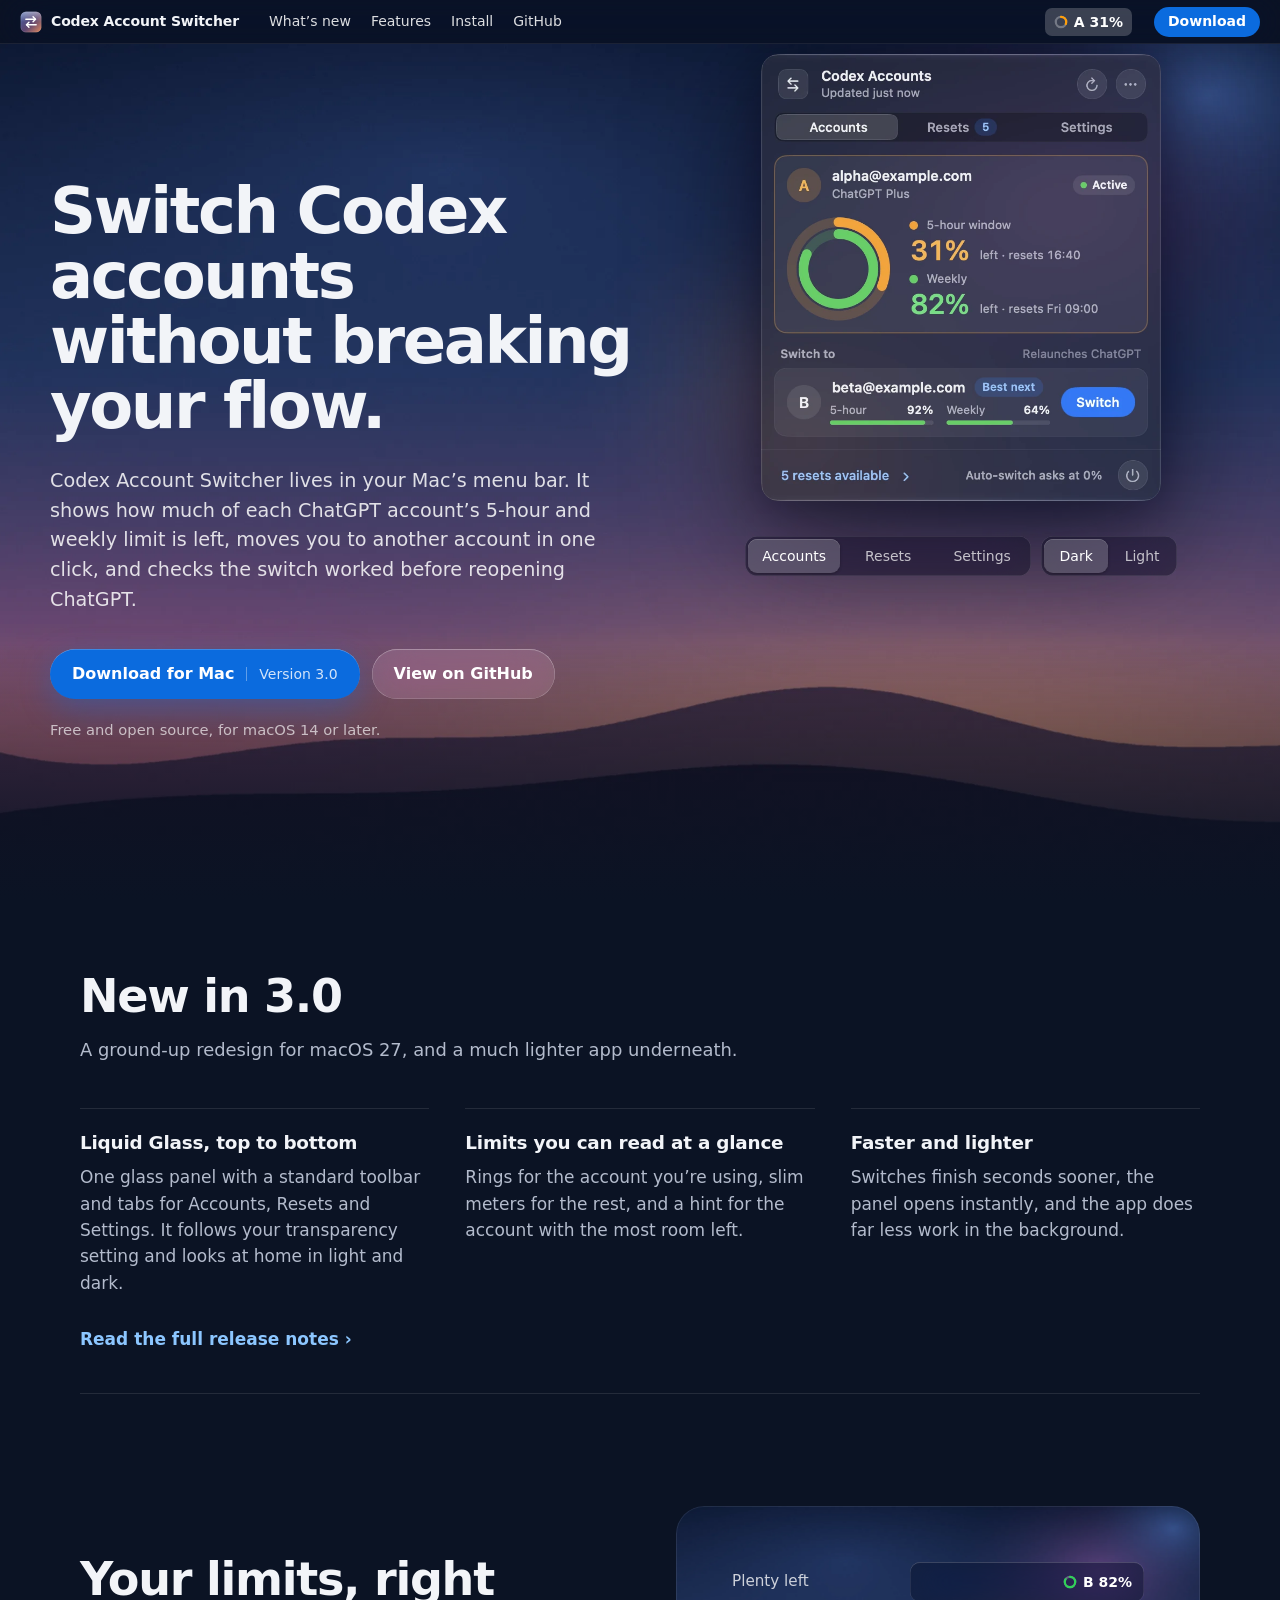
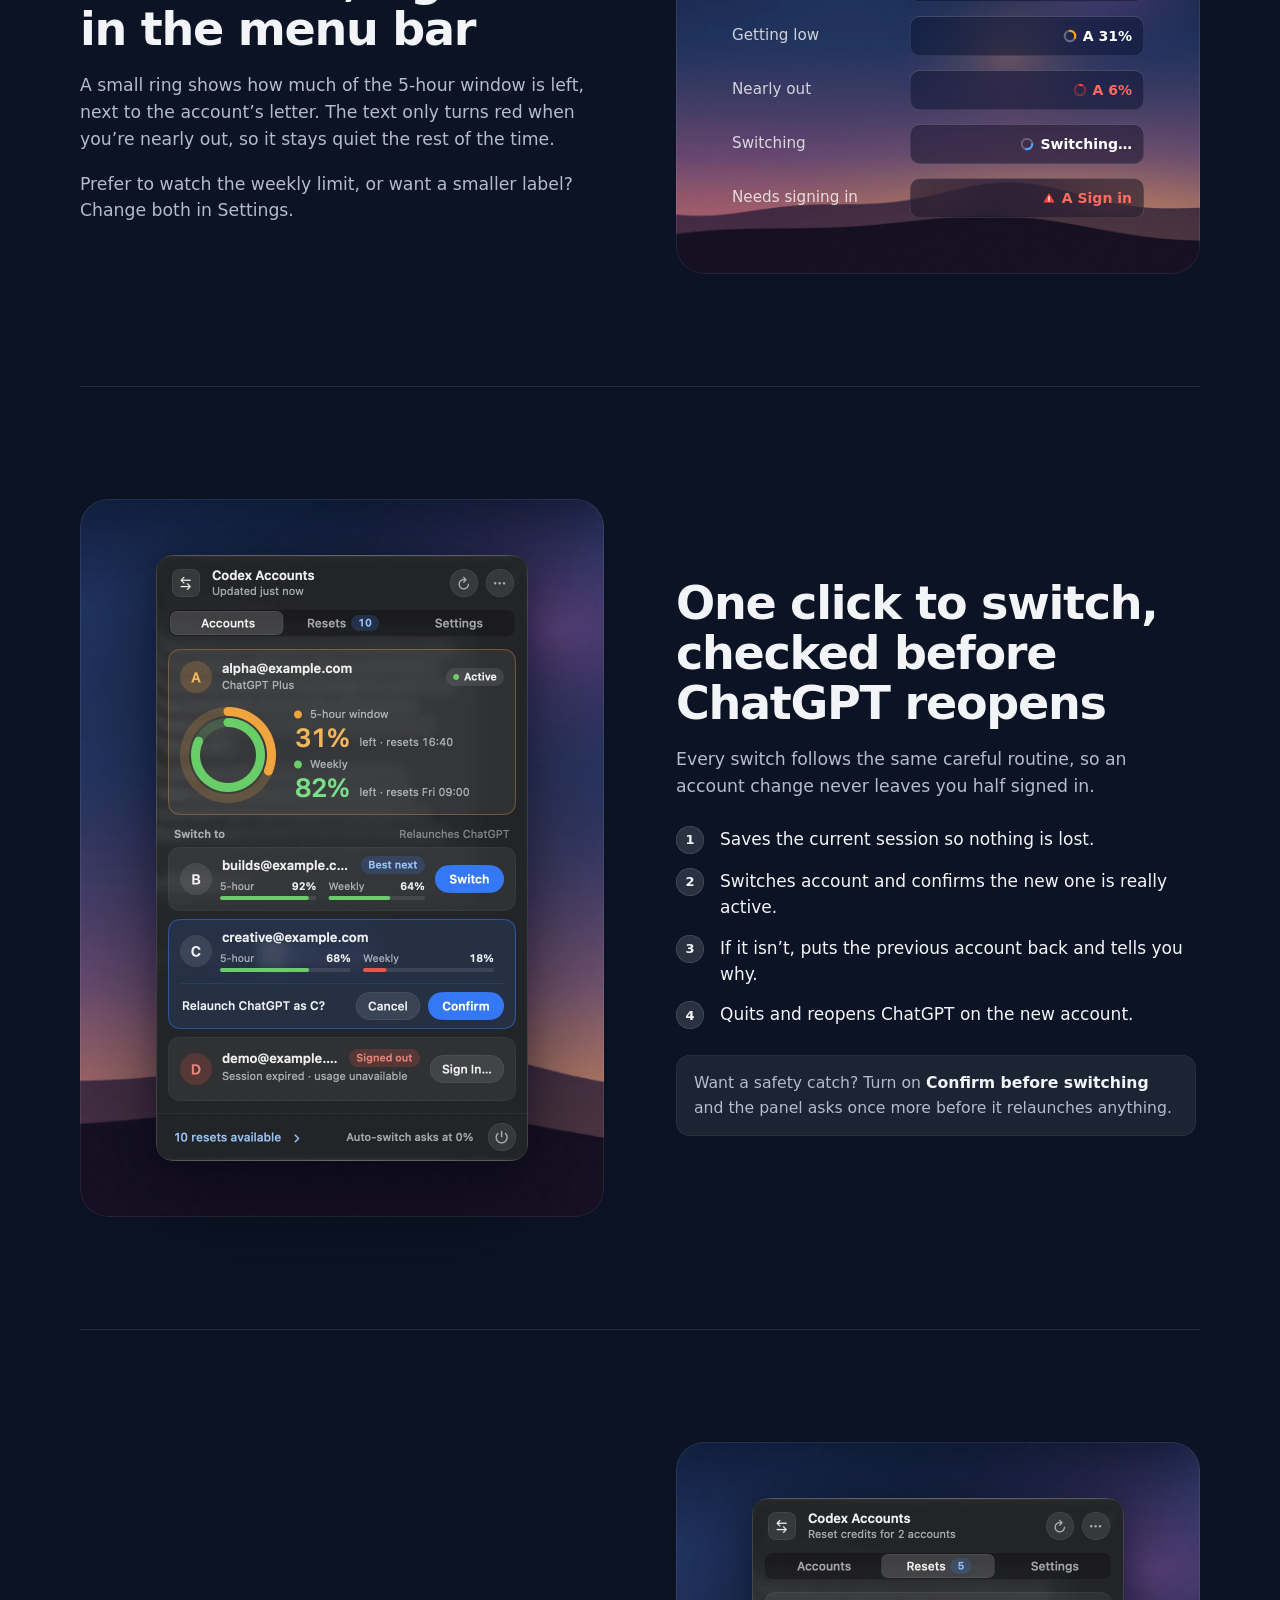
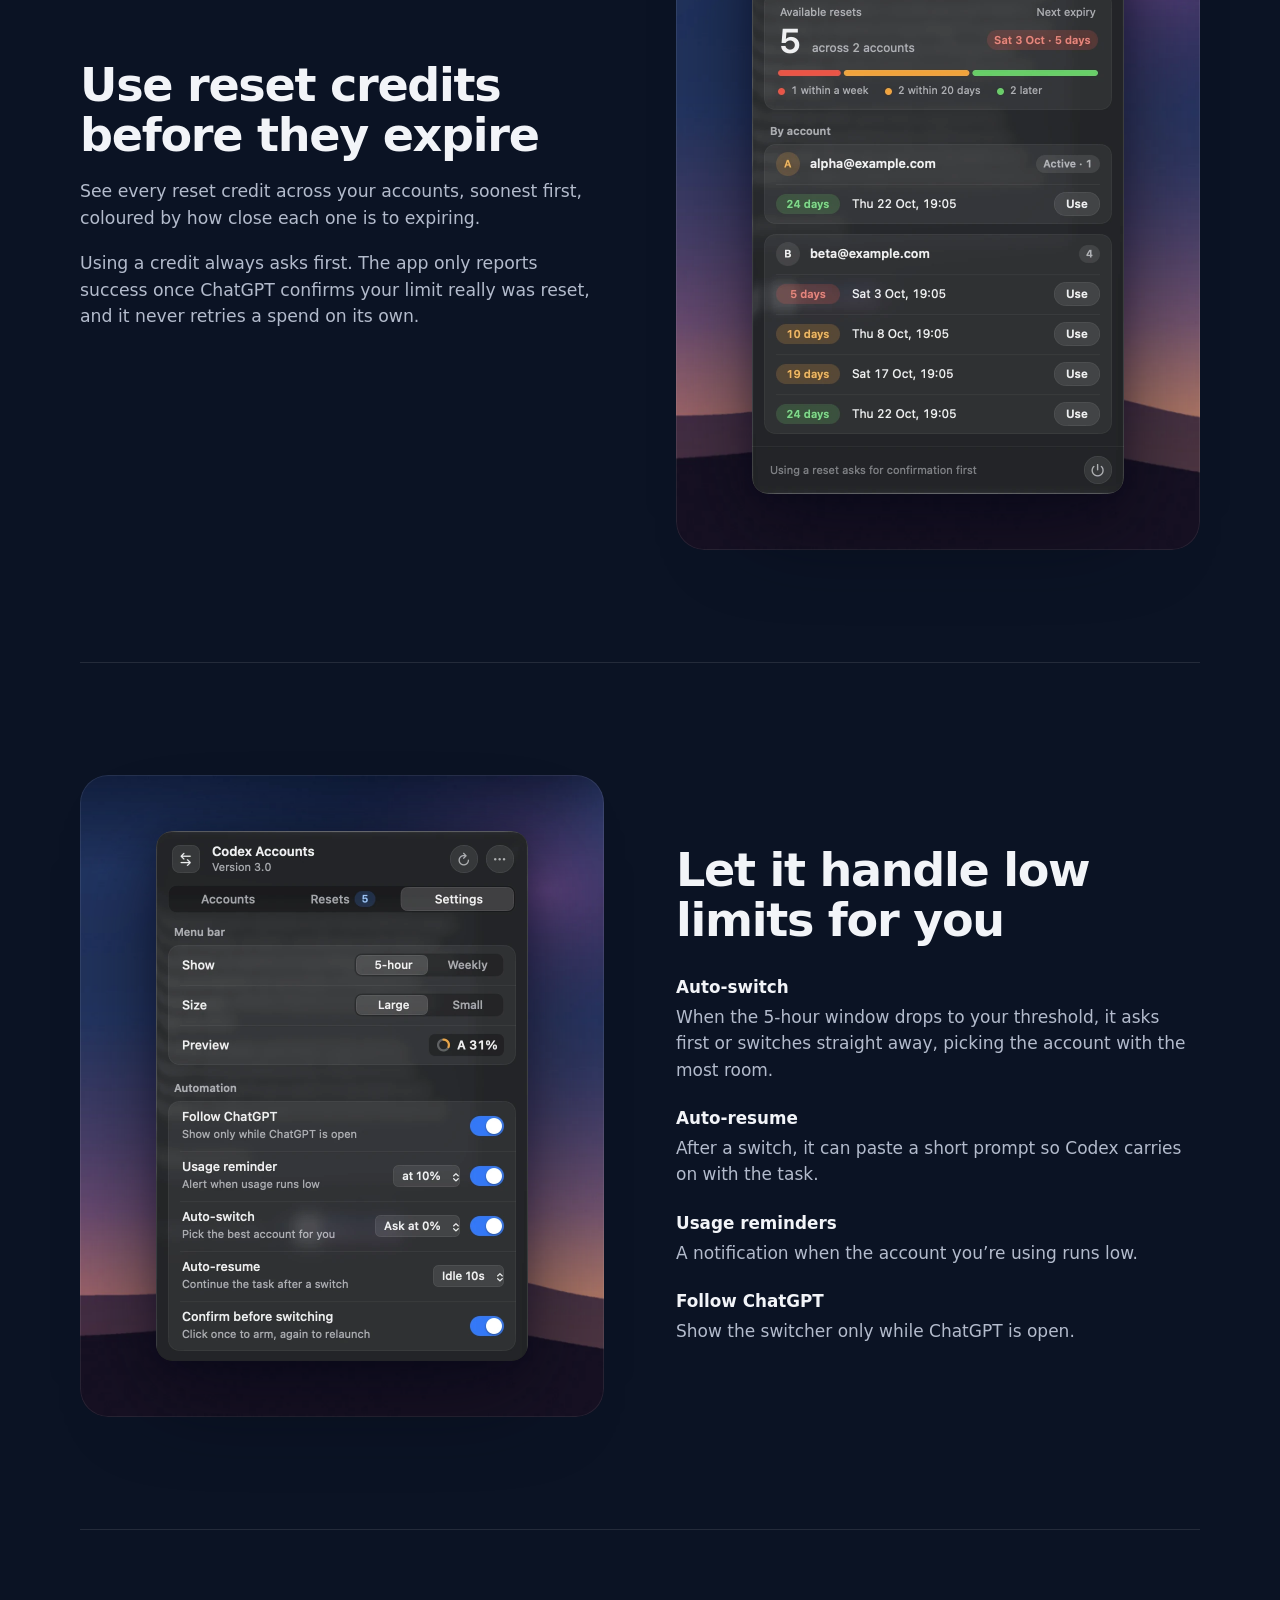
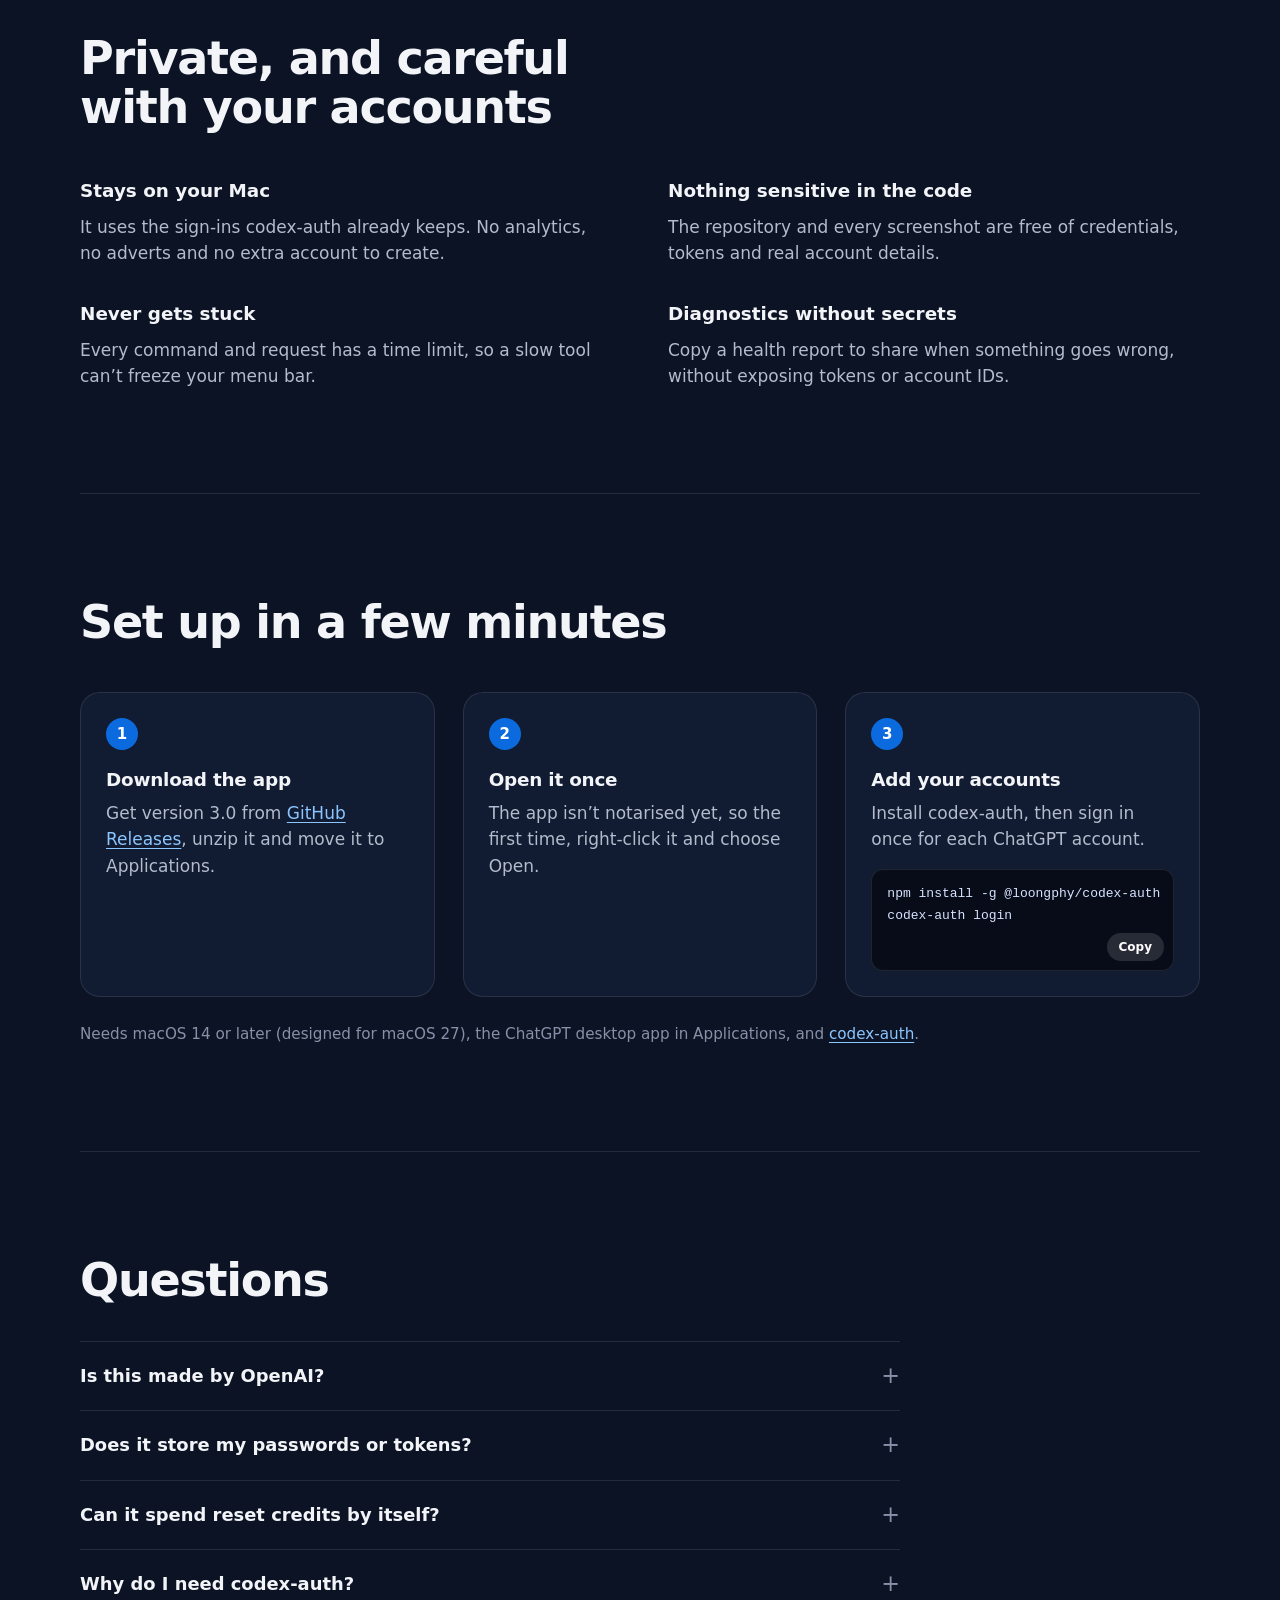
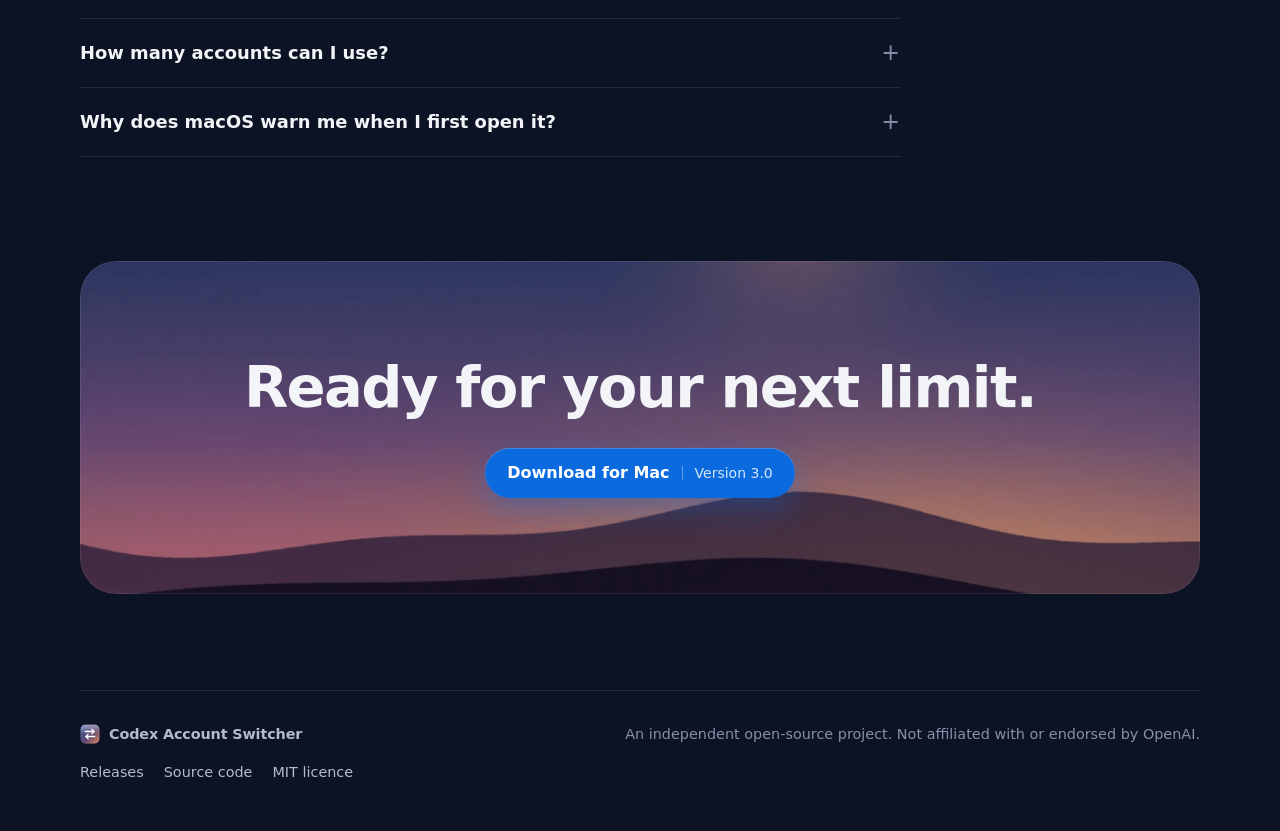
<file: docs/index.html>
<!doctype html>
<html lang="en-GB">
<head>
  <meta charset="utf-8">
  <meta name="viewport" content="width=device-width, initial-scale=1">
  <title>Codex Account Switcher for Mac</title>
  <meta name="description" content="A free menu bar app for Mac that shows how much of each ChatGPT account's Codex limit is left, and switches accounts in one click.">
  <meta name="theme-color" content="#0B1324">
  <meta property="og:type" content="website">
  <meta property="og:title" content="Codex Account Switcher for Mac">
  <meta property="og:description" content="See every ChatGPT account's Codex limits from the menu bar, and switch in one click.">
  <meta property="og:image" content="https://lordydord.github.io/Codex-Account-Switcher/assets/og-image.png">
  <meta property="og:url" content="https://lordydord.github.io/Codex-Account-Switcher/">
  <meta name="twitter:card" content="summary_large_image">
  <link rel="icon" href="assets/mark.svg" type="image/svg+xml">
  <link rel="apple-touch-icon" href="assets/mark-180.png">
  <link rel="preload" as="image" href="assets/wallpaper.webp" type="image/webp">
  <link rel="stylesheet" href="styles.css?v=3.0">
</head>
<body>
  <a class="skip-link" href="#main">Skip to content</a>

  <header class="menubar" id="top">
    <nav class="menubar-inner" aria-label="Main">
      <a class="brand" href="#top">
        <img src="assets/mark.svg" alt="" width="22" height="22">
        <span>Codex Account Switcher</span>
      </a>
      <ul class="menubar-links">
        <li><a href="#whats-new">What’s new</a></li>
        <li><a href="#features">Features</a></li>
        <li><a href="#install">Install</a></li>
        <li><a href="https://github.com/lordydord/Codex-Account-Switcher">GitHub</a></li>
      </ul>
      <button class="status-item" type="button" aria-expanded="true" aria-controls="hero-panel" data-status-item>
        <svg viewBox="0 0 14 14" width="14" height="14" aria-hidden="true">
          <circle cx="7" cy="7" r="5.2" fill="none" stroke="currentColor" stroke-opacity="0.3" stroke-width="2.2"/>
          <circle cx="7" cy="7" r="5.2" fill="none" stroke="#FF9F0A" stroke-width="2.2" stroke-linecap="round" stroke-dasharray="10.1 32.7" transform="rotate(-90 7 7)"/>
        </svg>
        <span>A 31%</span>
        <span class="visually-hidden" data-status-label>Hide the account panel</span>
      </button>
      <a class="menubar-download" href="https://github.com/lordydord/Codex-Account-Switcher/releases/latest">Download</a>
    </nav>
  </header>

  <main id="main">
    <section class="hero" aria-labelledby="hero-title">
      <div class="hero-copy">
        <h1 id="hero-title">Switch Codex accounts without breaking your flow.</h1>
        <p class="lede">Codex Account Switcher lives in your Mac’s menu bar. It shows how much of each ChatGPT account’s 5-hour and weekly limit is left, moves you to another account in one click, and checks the switch worked before reopening ChatGPT.</p>
        <div class="actions">
          <a class="button button-primary" href="https://github.com/lordydord/Codex-Account-Switcher/releases/latest">
            Download for Mac
            <span class="button-note">Version 3.0</span>
          </a>
          <a class="button button-glass" href="https://github.com/lordydord/Codex-Account-Switcher">View on GitHub</a>
        </div>
        <p class="fine-print">Free and open source, for macOS 14 or later.</p>
      </div>

      <div class="hero-stage">
        <figure class="panel-drop" id="hero-panel" data-panel>
          <picture>
            <img data-screen src="assets/screens/accounts-dark.webp" width="372" height="416"
                 alt="The Accounts tab: the active account with rings for its 5-hour and weekly limits, and a second account ready to switch to">
          </picture>
        </figure>
        <div class="stage-controls">
          <div class="segmented" role="group" aria-label="Panel tab">
            <button type="button" aria-pressed="true" data-tab="accounts">Accounts</button>
            <button type="button" aria-pressed="false" data-tab="resets">Resets</button>
            <button type="button" aria-pressed="false" data-tab="settings">Settings</button>
          </div>
          <div class="segmented segmented-small" role="group" aria-label="Appearance">
            <button type="button" aria-pressed="true" data-theme="dark">Dark</button>
            <button type="button" aria-pressed="false" data-theme="light">Light</button>
          </div>
        </div>
      </div>
    </section>

    <section class="whats-new" id="whats-new" aria-labelledby="new-title">
      <div class="section-head">
        <h2 id="new-title">New in 3.0</h2>
        <p>A ground-up redesign for macOS 27, and a much lighter app underneath.</p>
      </div>
      <ul class="new-list">
        <li>
          <h3>Liquid Glass, top to bottom</h3>
          <p>One glass panel with a standard toolbar and tabs for Accounts, Resets and Settings. It follows your transparency setting and looks at home in light and dark.</p>
        </li>
        <li>
          <h3>Limits you can read at a glance</h3>
          <p>Rings for the account you’re using, slim meters for the rest, and a hint for the account with the most room left.</p>
        </li>
        <li>
          <h3>Faster and lighter</h3>
          <p>Switches finish seconds sooner, the panel opens instantly, and the app does far less work in the background.</p>
        </li>
      </ul>
      <a class="text-link" href="https://github.com/lordydord/Codex-Account-Switcher/releases/tag/v3.0">Read the full release notes</a>
    </section>

    <section class="feature feature-menubar" id="features" aria-labelledby="menubar-title">
      <div class="feature-copy">
        <h2 id="menubar-title">Your limits, right in the menu bar</h2>
        <p>A small ring shows how much of the 5-hour window is left, next to the account’s letter. The text only turns red when you’re nearly out, so it stays quiet the rest of the time.</p>
        <p>Prefer to watch the weekly limit, or want a smaller label? Change both in Settings.</p>
      </div>
      <div class="menubar-states" role="list" aria-label="How the menu bar item looks">
        <div class="state" role="listitem">
          <span class="state-name">Plenty left</span>
          <span class="strip"><span class="item"><svg viewBox="0 0 14 14" width="14" height="14" aria-hidden="true"><circle cx="7" cy="7" r="5.2" fill="none" stroke="currentColor" stroke-opacity="0.3" stroke-width="2.2"/><circle cx="7" cy="7" r="5.2" fill="none" stroke="#30D158" stroke-width="2.2" stroke-linecap="round" stroke-dasharray="26.8 32.7" transform="rotate(-90 7 7)"/></svg>B 82%</span></span>
        </div>
        <div class="state" role="listitem">
          <span class="state-name">Getting low</span>
          <span class="strip"><span class="item"><svg viewBox="0 0 14 14" width="14" height="14" aria-hidden="true"><circle cx="7" cy="7" r="5.2" fill="none" stroke="currentColor" stroke-opacity="0.3" stroke-width="2.2"/><circle cx="7" cy="7" r="5.2" fill="none" stroke="#FF9F0A" stroke-width="2.2" stroke-linecap="round" stroke-dasharray="10.1 32.7" transform="rotate(-90 7 7)"/></svg>A 31%</span></span>
        </div>
        <div class="state" role="listitem">
          <span class="state-name">Nearly out</span>
          <span class="strip"><span class="item item-alert"><svg viewBox="0 0 14 14" width="14" height="14" aria-hidden="true"><circle cx="7" cy="7" r="5.2" fill="none" stroke="#FF453A" stroke-opacity="0.35" stroke-width="2.2"/><circle cx="7" cy="7" r="5.2" fill="none" stroke="#FF453A" stroke-width="2.2" stroke-linecap="round" stroke-dasharray="2 32.7" transform="rotate(-90 7 7)"/></svg>A 6%</span></span>
        </div>
        <div class="state" role="listitem">
          <span class="state-name">Switching</span>
          <span class="strip"><span class="item"><svg class="spin" viewBox="0 0 14 14" width="14" height="14" aria-hidden="true"><circle cx="7" cy="7" r="5.2" fill="none" stroke="currentColor" stroke-opacity="0.22" stroke-width="2.2"/><circle cx="7" cy="7" r="5.2" fill="none" stroke="#4DA3FF" stroke-width="2.2" stroke-linecap="round" stroke-dasharray="9 32.7"/></svg>Switching…</span></span>
        </div>
        <div class="state" role="listitem">
          <span class="state-name">Needs signing in</span>
          <span class="strip"><span class="item item-alert"><svg viewBox="0 0 16 16" width="14" height="14" aria-hidden="true"><path d="M8 2.2 14.3 13H1.7Z" fill="#FF453A"/><path d="M8 6.4v3.2M8 11.3v.1" stroke="#fff" stroke-width="1.6" stroke-linecap="round"/></svg>A Sign in</span></span>
        </div>
      </div>
    </section>

    <section class="feature feature-switch" aria-labelledby="switch-title">
      <figure class="feature-shot">
        <img src="assets/screens/four-dark.webp" width="372" height="606" loading="lazy"
             alt="Four accounts: one active, one suggested as best next, one waiting for confirmation, and one that needs signing in again">
      </figure>
      <div class="feature-copy">
        <h2 id="switch-title">One click to switch, checked before ChatGPT reopens</h2>
        <p>Every switch follows the same careful routine, so an account change never leaves you half signed in.</p>
        <ol class="steps">
          <li>Saves the current session so nothing is lost.</li>
          <li>Switches account and confirms the new one is really active.</li>
          <li>If it isn’t, puts the previous account back and tells you why.</li>
          <li>Quits and reopens ChatGPT on the new account.</li>
        </ol>
        <p class="aside">Want a safety catch? Turn on <em>Confirm before switching</em> and the panel asks once more before it relaunches anything.</p>
      </div>
    </section>

    <section class="feature feature-resets" aria-labelledby="resets-title">
      <div class="feature-copy">
        <h2 id="resets-title">Use reset credits before they expire</h2>
        <p>See every reset credit across your accounts, soonest first, coloured by how close each one is to expiring.</p>
        <p>Using a credit always asks first. The app only reports success once ChatGPT confirms your limit really was reset, and it never retries a spend on its own.</p>
      </div>
      <figure class="feature-shot">
        <img src="assets/screens/resets-dark.webp" width="372" height="596" loading="lazy"
             alt="The Resets tab: five credits across two accounts, with the next one expiring in five days">
      </figure>
    </section>

    <section class="feature feature-auto" aria-labelledby="auto-title">
      <figure class="feature-shot">
        <img src="assets/screens/settings-dark.webp" width="372" height="530" loading="lazy"
             alt="The Settings tab with menu bar options and automation switches">
      </figure>
      <div class="feature-copy">
        <h2 id="auto-title">Let it handle low limits for you</h2>
        <dl class="options">
          <div><dt>Auto-switch</dt><dd>When the 5-hour window drops to your threshold, it asks first or switches straight away, picking the account with the most room.</dd></div>
          <div><dt>Auto-resume</dt><dd>After a switch, it can paste a short prompt so Codex carries on with the task.</dd></div>
          <div><dt>Usage reminders</dt><dd>A notification when the account you’re using runs low.</dd></div>
          <div><dt>Follow ChatGPT</dt><dd>Show the switcher only while ChatGPT is open.</dd></div>
        </dl>
      </div>
    </section>

    <section class="trust" aria-labelledby="trust-title">
      <div class="section-head">
        <h2 id="trust-title">Private, and careful with your accounts</h2>
      </div>
      <dl class="trust-grid">
        <div><dt>Stays on your Mac</dt><dd>It uses the sign-ins codex-auth already keeps. No analytics, no adverts and no extra account to create.</dd></div>
        <div><dt>Nothing sensitive in the code</dt><dd>The repository and every screenshot are free of credentials, tokens and real account details.</dd></div>
        <div><dt>Never gets stuck</dt><dd>Every command and request has a time limit, so a slow tool can’t freeze your menu bar.</dd></div>
        <div><dt>Diagnostics without secrets</dt><dd>Copy a health report to share when something goes wrong, without exposing tokens or account IDs.</dd></div>
      </dl>
    </section>

    <section class="install" id="install" aria-labelledby="install-title">
      <div class="section-head">
        <h2 id="install-title">Set up in a few minutes</h2>
      </div>
      <ol class="install-steps">
        <li>
          <h3>Download the app</h3>
          <p>Get version 3.0 from <a href="https://github.com/lordydord/Codex-Account-Switcher/releases/latest">GitHub Releases</a>, unzip it and move it to Applications.</p>
        </li>
        <li>
          <h3>Open it once</h3>
          <p>The app isn’t notarised yet, so the first time, right-click it and choose Open.</p>
        </li>
        <li>
          <h3>Add your accounts</h3>
          <p>Install codex-auth, then sign in once for each ChatGPT account.</p>
          <div class="command">
            <pre><code id="install-command">npm install -g @loongphy/codex-auth
codex-auth login</code></pre>
            <button type="button" data-copy="#install-command">Copy</button>
          </div>
        </li>
      </ol>
      <p class="requirements">Needs macOS 14 or later (designed for macOS 27), the ChatGPT desktop app in Applications, and <a href="https://www.npmjs.com/package/@loongphy/codex-auth">codex-auth</a>.</p>
    </section>

    <section class="faq" aria-labelledby="faq-title">
      <div class="section-head">
        <h2 id="faq-title">Questions</h2>
      </div>
      <div class="faq-list">
        <details>
          <summary>Is this made by OpenAI?</summary>
          <p>No. It’s an independent, open-source tool that works alongside the ChatGPT desktop app.</p>
        </details>
        <details>
          <summary>Does it store my passwords or tokens?</summary>
          <p>No. Your saved sign-ins stay in codex-auth’s own folder on your Mac. The switcher reads them only to check your limits and reset credits, and never sends them anywhere else.</p>
        </details>
        <details>
          <summary>Can it spend reset credits by itself?</summary>
          <p>No. Using a credit always needs your confirmation, and the app never retries a spend automatically.</p>
        </details>
        <details>
          <summary>Why do I need codex-auth?</summary>
          <p>codex-auth manages your saved ChatGPT sign-ins. The switcher asks it to change account, then checks the change worked.</p>
        </details>
        <details>
          <summary>How many accounts can I use?</summary>
          <p>As many as codex-auth holds. The panel is designed around two to four, and lists every account you add.</p>
        </details>
        <details>
          <summary>Why does macOS warn me when I first open it?</summary>
          <p>The app is signed but not yet notarised by Apple. Each release includes a SHA-256 checksum so you can confirm the download is genuine.</p>
        </details>
      </div>
    </section>

    <section class="closing" aria-labelledby="closing-title">
      <h2 id="closing-title">Ready for your next limit.</h2>
      <a class="button button-primary" href="https://github.com/lordydord/Codex-Account-Switcher/releases/latest">
        Download for Mac
        <span class="button-note">Version 3.0</span>
      </a>
    </section>
  </main>

  <footer class="footer">
    <div class="brand">
      <img src="assets/mark.svg" alt="" width="20" height="20">
      <span>Codex Account Switcher</span>
    </div>
    <p>An independent open-source project. Not affiliated with or endorsed by OpenAI.</p>
    <ul>
      <li><a href="https://github.com/lordydord/Codex-Account-Switcher/releases">Releases</a></li>
      <li><a href="https://github.com/lordydord/Codex-Account-Switcher">Source code</a></li>
      <li><a href="https://github.com/lordydord/Codex-Account-Switcher/blob/main/LICENSE">MIT licence</a></li>
    </ul>
  </footer>

  <script src="script.js?v=3.0"></script>
</body>
</html>
</file>
<file: docs/styles.css>
/* Codex Account Switcher — product site
   A dusk-lit Mac desktop: the header is a menu bar, the product hangs from it. */

:root {
  --night: #0B1324;
  --night-raised: #111B31;
  --dusk: #22335C;
  --violet: #5F4670;
  --ember: #F0A65E;
  --text: #F2F4F8;
  --muted: #B3BBCC;
  --faint: #8790A8;
  --hairline: rgba(255, 255, 255, 0.1);
  --glass: rgba(255, 255, 255, 0.07);
  --glass-strong: rgba(255, 255, 255, 0.13);
  --accent: #0B6BDE;
  --accent-hover: #1C7CF0;
  --focus: #6CB4FF;
  --green: #30D158;
  --orange: #FF9F0A;
  --red: #FF453A;
  --radius-panel: 16px;
  --radius-tile: 28px;
  --font: -apple-system, BlinkMacSystemFont, "SF Pro Text", "Helvetica Neue", "Segoe UI", system-ui, sans-serif;
  --font-display: -apple-system, BlinkMacSystemFont, "SF Pro Display", "Helvetica Neue", "Segoe UI", system-ui, sans-serif;
  --font-mono: ui-monospace, "SF Mono", SFMono-Regular, Menlo, Consolas, monospace;
  --shell: min(1120px, 100% - 48px);
  color-scheme: dark;
}

*,
*::before,
*::after { box-sizing: border-box; }

html { scroll-behavior: smooth; scroll-padding-top: 64px; }

body {
  margin: 0;
  background: var(--night);
  color: var(--text);
  font: 400 17px/1.55 var(--font);
  -webkit-font-smoothing: antialiased;
  text-rendering: optimizeLegibility;
}

img { display: block; max-width: 100%; height: auto; }

a { color: #8CC6FF; text-underline-offset: 3px; }
a:hover { color: #B8DBFF; }

:focus-visible {
  outline: 2px solid var(--focus);
  outline-offset: 3px;
  border-radius: 6px;
}

h1, h2, h3 {
  font-family: var(--font-display);
  margin: 0;
  text-wrap: balance;
}

h2 {
  font-size: clamp(2rem, 3.6vw, 2.9rem);
  line-height: 1.08;
  letter-spacing: -0.028em;
  font-weight: 700;
}

h3 {
  font-size: 1.15rem;
  line-height: 1.3;
  letter-spacing: -0.012em;
  font-weight: 600;
}

p { margin: 0; }

.visually-hidden {
  position: absolute;
  width: 1px;
  height: 1px;
  overflow: hidden;
  clip: rect(0 0 0 0);
  white-space: nowrap;
}

.skip-link {
  position: absolute;
  left: 16px;
  top: -48px;
  z-index: 100;
  padding: 10px 14px;
  border-radius: 10px;
  background: var(--accent);
  color: #fff;
  font-weight: 600;
  text-decoration: none;
}
.skip-link:focus { top: 8px; }

/* ---------- Menu bar header ---------- */

.menubar {
  position: sticky;
  top: 0;
  z-index: 50;
  background: rgba(13, 19, 36, 0.52);
  -webkit-backdrop-filter: blur(24px) saturate(1.8);
  backdrop-filter: blur(24px) saturate(1.8);
  box-shadow: inset 0 -0.5px 0 rgba(255, 255, 255, 0.14);
}

.menubar-inner {
  display: flex;
  align-items: center;
  gap: 22px;
  height: 44px;
  padding: 0 20px;
  font-size: 14px;
}

.brand {
  display: inline-flex;
  align-items: center;
  gap: 9px;
  color: var(--text);
  font-weight: 650;
  letter-spacing: -0.01em;
  text-decoration: none;
  white-space: nowrap;
}
.brand:hover { color: var(--text); }

.menubar-links {
  display: flex;
  gap: 20px;
  margin: 0 auto 0 8px;
  padding: 0;
  list-style: none;
}
.menubar-links a {
  color: rgba(255, 255, 255, 0.86);
  text-decoration: none;
}
.menubar-links a:hover { color: #fff; }

.status-item {
  display: inline-flex;
  align-items: center;
  gap: 6px;
  height: 28px;
  padding: 0 9px;
  border: 0;
  border-radius: 7px;
  background: transparent;
  color: #fff;
  font: 600 14px/1 var(--font);
  font-variant-numeric: tabular-nums;
  cursor: pointer;
}
.status-item:hover { background: rgba(255, 255, 255, 0.12); }
.status-item[aria-expanded="true"] { background: rgba(255, 255, 255, 0.2); }

.menubar-download {
  display: inline-flex;
  align-items: center;
  height: 30px;
  padding: 0 14px;
  border-radius: 999px;
  background: var(--accent);
  color: #fff;
  font-weight: 600;
  text-decoration: none;
}
.menubar-download:hover { background: var(--accent-hover); color: #fff; }

/* ---------- Hero: the desktop ---------- */

.hero {
  position: relative;
  display: grid;
  grid-template-columns: minmax(0, 1.05fr) minmax(0, 0.95fr);
  gap: 48px;
  align-items: start;
  min-height: min(900px, calc(100svh - 44px));
  padding: 0 max(24px, (100% - 1180px) / 2) 96px;
  background:
    linear-gradient(180deg, rgba(11, 19, 36, 0) 70%, var(--night) 100%),
    url("assets/wallpaper.webp") center 30% / cover no-repeat,
    var(--dusk);
  overflow: hidden;
}

.hero-copy {
  align-self: center;
  padding-top: 72px;
  max-width: 600px;
}

.hero h1 {
  font-size: clamp(2.6rem, 5vw, 4.25rem);
  line-height: 1.02;
  letter-spacing: -0.038em;
  font-weight: 750;
}

.lede {
  margin-top: 26px;
  max-width: 33em;
  color: rgba(255, 255, 255, 0.84);
  font-size: 1.2rem;
  line-height: 1.55;
}

.actions {
  display: flex;
  flex-wrap: wrap;
  gap: 12px;
  margin-top: 34px;
}

.button {
  display: inline-flex;
  align-items: center;
  gap: 12px;
  min-height: 50px;
  padding: 0 22px;
  border-radius: 999px;
  font: 600 16px/1 var(--font);
  text-decoration: none;
  transition: background-color 160ms ease, transform 160ms ease;
}
.button:active { transform: scale(0.98); }

.button-primary {
  background: var(--accent);
  color: #fff;
  box-shadow: inset 0 0.5px 0 rgba(255, 255, 255, 0.4), 0 10px 30px rgba(11, 107, 222, 0.35);
}
.button-primary:hover { background: var(--accent-hover); color: #fff; }

.button-note {
  padding-left: 12px;
  border-left: 1px solid rgba(255, 255, 255, 0.35);
  font-weight: 500;
  font-size: 14px;
  color: rgba(255, 255, 255, 0.82);
}

.button-glass {
  background: rgba(255, 255, 255, 0.12);
  color: #fff;
  -webkit-backdrop-filter: blur(20px) saturate(1.6);
  backdrop-filter: blur(20px) saturate(1.6);
  box-shadow: inset 0 0 0 0.5px rgba(255, 255, 255, 0.28), inset 0 1px 0 rgba(255, 255, 255, 0.18);
}
.button-glass:hover { background: rgba(255, 255, 255, 0.2); color: #fff; }

.fine-print {
  margin-top: 20px;
  color: rgba(255, 255, 255, 0.66);
  font-size: 0.92rem;
}

.hero-stage {
  display: flex;
  flex-direction: column;
  align-items: center;
  gap: 22px;
  padding-top: 10px;
}

.panel-drop {
  margin: 0;
  width: min(400px, 100%);
  min-height: 460px;
  transform-origin: 50% 0;
  transition: opacity 220ms ease, transform 260ms cubic-bezier(0.2, 0.8, 0.2, 1), visibility 0s linear 0s;
}
.panel-drop img {
  width: 100%;
  border-radius: var(--radius-panel);
  filter: drop-shadow(0 34px 60px rgba(4, 6, 20, 0.55)) drop-shadow(0 8px 18px rgba(4, 6, 20, 0.35));
  transition: opacity 180ms ease;
}
.panel-drop.is-closed {
  opacity: 0;
  visibility: hidden;
  transform: translateY(-10px) scale(0.98);
  transition: opacity 180ms ease, transform 200ms ease, visibility 0s linear 200ms;
}
.panel-drop.is-swapping img { opacity: 0.2; }

.page-loaded .panel-drop:not(.is-closed) { animation: drop-in 520ms cubic-bezier(0.2, 0.8, 0.2, 1) both 120ms; }

@keyframes drop-in {
  from { opacity: 0; transform: translateY(-14px) scale(0.97); }
  to { opacity: 1; transform: none; }
}

.stage-controls {
  display: flex;
  flex-wrap: wrap;
  justify-content: center;
  gap: 10px;
}

.segmented {
  display: inline-grid;
  grid-auto-flow: column;
  gap: 2px;
  padding: 3px;
  border-radius: 12px;
  background: rgba(10, 14, 28, 0.42);
  -webkit-backdrop-filter: blur(20px) saturate(1.6);
  backdrop-filter: blur(20px) saturate(1.6);
  box-shadow: inset 0 0 0 0.5px rgba(255, 255, 255, 0.16);
}
.segmented button {
  min-width: 92px;
  height: 34px;
  padding: 0 14px;
  border: 0;
  border-radius: 9px;
  background: transparent;
  color: rgba(255, 255, 255, 0.72);
  font: 500 14px/1 var(--font);
  cursor: pointer;
}
.segmented button:hover { color: #fff; }
.segmented button[aria-pressed="true"] {
  background: rgba(255, 255, 255, 0.2);
  color: #fff;
  box-shadow: 0 1px 3px rgba(0, 0, 0, 0.3), inset 0 0.5px 0 rgba(255, 255, 255, 0.3);
}
.segmented-small button { min-width: 64px; }

/* ---------- Sections ---------- */

main > section:not(.hero) {
  width: var(--shell);
  margin-inline: auto;
}

.section-head {
  max-width: 720px;
}
.section-head p {
  margin-top: 14px;
  color: var(--muted);
  font-size: 1.12rem;
}

.whats-new {
  padding: 72px 0 40px;
}

.new-list {
  display: grid;
  grid-template-columns: repeat(3, minmax(0, 1fr));
  gap: 36px;
  margin: 44px 0 30px;
  padding: 0;
  list-style: none;
}
.new-list li {
  padding-top: 22px;
  border-top: 1px solid var(--hairline);
}
.new-list p {
  margin-top: 10px;
  color: var(--muted);
}

.text-link {
  font-weight: 600;
  text-decoration: none;
}
.text-link::after { content: " ›"; }
.text-link:hover { text-decoration: underline; }

/* Features alternate a screenshot on a little desktop with the copy. */
.feature {
  display: grid;
  grid-template-columns: minmax(0, 1fr) minmax(0, 1fr);
  gap: 72px;
  align-items: center;
  padding: 112px 0;
  border-top: 1px solid var(--hairline);
}
.feature:first-of-type { border-top: 0; }

.feature-copy { max-width: 520px; }
.feature-copy > p {
  margin-top: 18px;
  color: var(--muted);
  font-size: 1.08rem;
}

.feature-shot,
.menubar-states {
  margin: 0;
  display: grid;
  place-items: center;
  padding: clamp(28px, 5vw, 56px);
  border-radius: var(--radius-tile);
  background: url("assets/wallpaper.webp") 70% 25% / cover no-repeat, var(--dusk);
  box-shadow: inset 0 0 0 1px rgba(255, 255, 255, 0.08);
}
.feature-shot img {
  width: min(372px, 100%);
  border-radius: var(--radius-panel);
  filter: drop-shadow(0 26px 44px rgba(4, 6, 20, 0.5)) drop-shadow(0 6px 14px rgba(4, 6, 20, 0.3));
}

.menubar-states {
  gap: 14px;
  justify-items: stretch;
}
.state {
  display: grid;
  grid-template-columns: 9.5em 1fr;
  align-items: center;
  gap: 16px;
}
.state-name {
  color: rgba(255, 255, 255, 0.78);
  font-size: 0.95rem;
}
.strip {
  display: flex;
  justify-content: flex-end;
  align-items: center;
  height: 40px;
  padding: 0 12px;
  border-radius: 10px;
  background: rgba(13, 19, 36, 0.5);
  -webkit-backdrop-filter: blur(22px) saturate(1.7);
  backdrop-filter: blur(22px) saturate(1.7);
  box-shadow: inset 0 0 0 0.5px rgba(255, 255, 255, 0.16), inset 0 1px 0 rgba(255, 255, 255, 0.1);
}
.item {
  display: inline-flex;
  align-items: center;
  gap: 6px;
  color: #fff;
  font: 600 14px/1 var(--font);
  font-variant-numeric: tabular-nums;
}
.item-alert { color: #FF6B61; }
.spin { animation: spin 1s linear infinite; }
@keyframes spin { to { transform: rotate(360deg); } }

.feature-switch .feature-shot,
.feature-auto .feature-shot { order: -1; }

.steps {
  counter-reset: step;
  margin: 26px 0 0;
  padding: 0;
  list-style: none;
  display: grid;
  gap: 14px;
}
.steps li {
  counter-increment: step;
  display: grid;
  grid-template-columns: 30px 1fr;
  gap: 14px;
  align-items: start;
  color: var(--text);
}
.steps li::before {
  content: counter(step);
  display: grid;
  place-items: center;
  width: 28px;
  height: 28px;
  border-radius: 50%;
  background: var(--glass-strong);
  box-shadow: inset 0 0 0 0.5px rgba(255, 255, 255, 0.2);
  font: 600 13px/1 var(--font);
  font-variant-numeric: tabular-nums;
}

.aside {
  margin-top: 26px !important;
  padding: 16px 18px;
  border-radius: 14px;
  background: var(--glass);
  box-shadow: inset 0 0 0 0.5px var(--hairline);
  font-size: 0.98rem !important;
}
.aside em { font-style: normal; color: var(--text); font-weight: 600; }

.options {
  display: grid;
  gap: 22px;
  margin: 28px 0 0;
}
.options dt { font-weight: 600; font-size: 1.05rem; }
.options dd { margin: 4px 0 0; color: var(--muted); }

/* ---------- Trust, install, FAQ ---------- */

.trust,
.install,
.faq {
  padding: 104px 0;
  border-top: 1px solid var(--hairline);
}

.trust-grid {
  display: grid;
  grid-template-columns: repeat(2, minmax(0, 1fr));
  gap: 34px 56px;
  margin: 44px 0 0;
}
.trust-grid dt { font-family: var(--font-display); font-weight: 600; font-size: 1.15rem; }
.trust-grid dd { margin: 8px 0 0; color: var(--muted); max-width: 32em; }

.install-steps {
  counter-reset: install;
  display: grid;
  grid-template-columns: repeat(3, minmax(0, 1fr));
  gap: 28px;
  margin: 44px 0 0;
  padding: 0;
  list-style: none;
}
.install-steps li {
  counter-increment: install;
  padding: 26px;
  border-radius: 20px;
  background: var(--night-raised);
  box-shadow: inset 0 0 0 1px var(--hairline);
}
.install-steps li::before {
  content: counter(install);
  display: grid;
  place-items: center;
  width: 32px;
  height: 32px;
  margin-bottom: 18px;
  border-radius: 50%;
  background: var(--accent);
  color: #fff;
  font: 650 15px/1 var(--font);
}
.install-steps p { margin-top: 8px; color: var(--muted); }

.command {
  display: flex;
  flex-direction: column;
  margin-top: 16px;
  border-radius: 12px;
  background: #070C18;
  box-shadow: inset 0 0 0 1px var(--hairline);
}
.command pre {
  margin: 0;
  padding: 14px 16px 6px;
  overflow-x: auto;
  font: 13px/1.7 var(--font-mono);
  color: #D7E3FF;
}
.command button {
  align-self: flex-end;
  margin: 0 10px 10px;
  height: 28px;
  padding: 0 12px;
  border: 0;
  border-radius: 999px;
  background: var(--glass-strong);
  color: #fff;
  font: 600 12px/1 var(--font);
  cursor: pointer;
}
.command button:hover { background: rgba(255, 255, 255, 0.2); }

.requirements {
  margin-top: 26px;
  color: var(--faint);
  font-size: 0.95rem;
}

.faq-list {
  margin-top: 36px;
  max-width: 820px;
}
.faq details {
  border-top: 1px solid var(--hairline);
}
.faq details:last-child { border-bottom: 1px solid var(--hairline); }
.faq summary {
  display: flex;
  justify-content: space-between;
  gap: 20px;
  padding: 22px 0;
  font: 600 1.12rem/1.35 var(--font-display);
  cursor: pointer;
  list-style: none;
}
.faq summary::-webkit-details-marker { display: none; }
.faq summary::after {
  content: "+";
  flex-shrink: 0;
  color: var(--faint);
  font-weight: 400;
  font-size: 1.4rem;
  line-height: 1;
  transition: transform 180ms ease;
}
.faq details[open] summary::after { transform: rotate(45deg); }
.faq details p {
  max-width: 44em;
  padding: 0 0 24px;
  color: var(--muted);
}

.closing {
  display: grid;
  justify-items: center;
  gap: 28px;
  margin-bottom: 96px;
  padding: 96px 24px;
  border-radius: 36px;
  text-align: center;
  background: url("assets/wallpaper.webp") center 80% / cover no-repeat, var(--dusk);
  box-shadow: inset 0 0 0 1px rgba(255, 255, 255, 0.08);
}
.closing h2 { font-size: clamp(2.2rem, 4.6vw, 3.6rem); }

/* ---------- Footer ---------- */

.footer {
  display: flex;
  flex-wrap: wrap;
  align-items: center;
  justify-content: space-between;
  gap: 16px 32px;
  width: var(--shell);
  margin: 0 auto;
  padding: 32px 0 48px;
  border-top: 1px solid var(--hairline);
  color: var(--faint);
  font-size: 0.9rem;
}
.footer .brand { color: var(--muted); font-weight: 600; }
.footer ul {
  display: flex;
  gap: 20px;
  margin: 0;
  padding: 0;
  list-style: none;
}
.footer a { color: var(--muted); text-decoration: none; }
.footer a:hover { color: var(--text); }

/* ---------- Responsive ---------- */

@media (max-width: 980px) {
  .hero {
    grid-template-columns: 1fr;
    gap: 40px;
    min-height: 0;
    padding-bottom: 72px;
  }
  .hero-copy { padding-top: 56px; }
  .panel-drop { min-height: 0; }
  .feature { grid-template-columns: 1fr; gap: 40px; padding: 80px 0; }
  .feature-switch .feature-shot,
  .feature-auto .feature-shot { order: 0; }
  .new-list,
  .install-steps { grid-template-columns: 1fr; gap: 24px; }
  .trust-grid { grid-template-columns: 1fr; }
}

@media (max-width: 760px) {
  .menubar-links { display: none; }
  .brand span { display: none; }
  .menubar-inner { gap: 10px; }
  .status-item { margin-left: auto; }
  body { font-size: 16px; }
  .lede { font-size: 1.08rem; }
  .state { grid-template-columns: 1fr; gap: 6px; }
  .strip { justify-content: flex-start; }
  .footer { flex-direction: column; align-items: flex-start; }
}

@media (prefers-reduced-motion: reduce) {
  .page-loaded .panel-drop:not(.is-closed) { animation: none; }
  *,
  *::before,
  *::after {
    animation-duration: 0.01ms !important;
    animation-iteration-count: 1 !important;
    transition-duration: 0.01ms !important;
    scroll-behavior: auto !important;
  }
}

/* ---------- 404 ---------- */

.not-found {
  display: grid;
  justify-items: center;
  align-content: center;
  gap: 18px;
  min-height: 100svh;
  padding: 24px;
  text-align: center;
  background: url("assets/wallpaper.webp") center 60% / cover no-repeat, var(--dusk);
}
.not-found h1 { font-size: clamp(2rem, 5vw, 3rem); letter-spacing: -0.03em; }
.not-found p { max-width: 30em; color: rgba(255, 255, 255, 0.82); }
</file>
